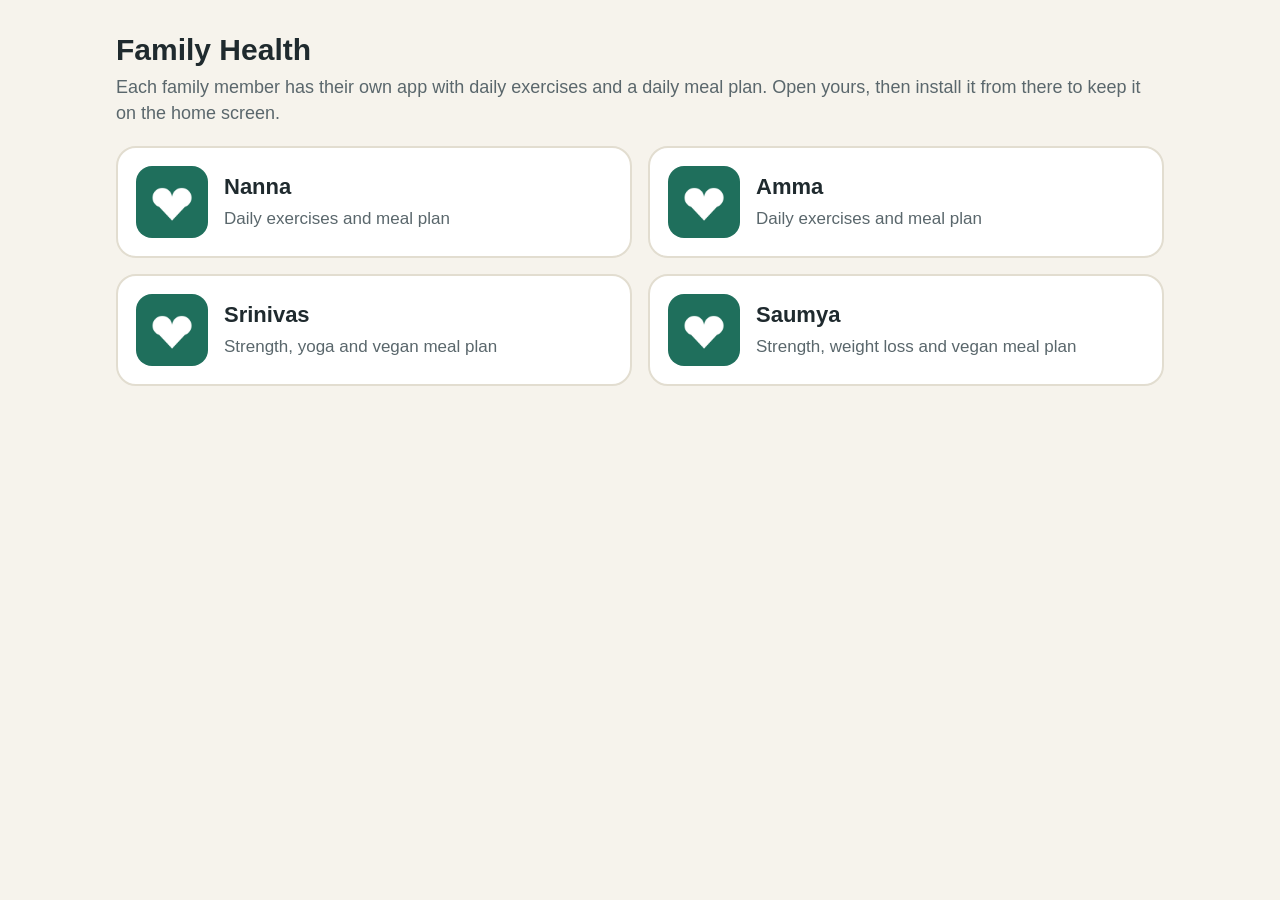
<file: index.html>
<!doctype html>
<html lang="en">
<head>
<meta charset="utf-8">
<meta name="viewport" content="width=device-width, initial-scale=1">
<title>Family Health</title>
<link rel="icon" href="shared/icons/heart-192.png" type="image/png">
<link rel="stylesheet" href="shared/app.css">
</head>
<body>
<div class="wrap">
  <h1>Family Health</h1>
  <p class="sub">Each family member has their own app with daily exercises and a daily meal plan. Open yours, then install it from there to keep it on the home screen.</p>
  <div class="apps">
    <a class="card app" href="nanna/">
      <img src="shared/icons/heart-192.png" alt="">
      <div><h2 class="title">Nanna</h2><div class="meta">Daily exercises and meal plan</div></div>
    </a>
    <a class="card app" href="amma/">
      <img src="shared/icons/heart-192.png" alt="">
      <div><h2 class="title">Amma</h2><div class="meta">Daily exercises and meal plan</div></div>
    </a>
    <a class="card app" href="srinivas/">
      <img src="shared/icons/heart-192.png" alt="">
      <div><h2 class="title">Srinivas</h2><div class="meta">Strength, yoga and vegan meal plan</div></div>
    </a>
    <a class="card app" href="saumya/">
      <img src="shared/icons/heart-192.png" alt="">
      <div><h2 class="title">Saumya</h2><div class="meta">Strength, weight loss and vegan meal plan</div></div>
    </a>
  </div>
</div>
</body>
</html>
</file>
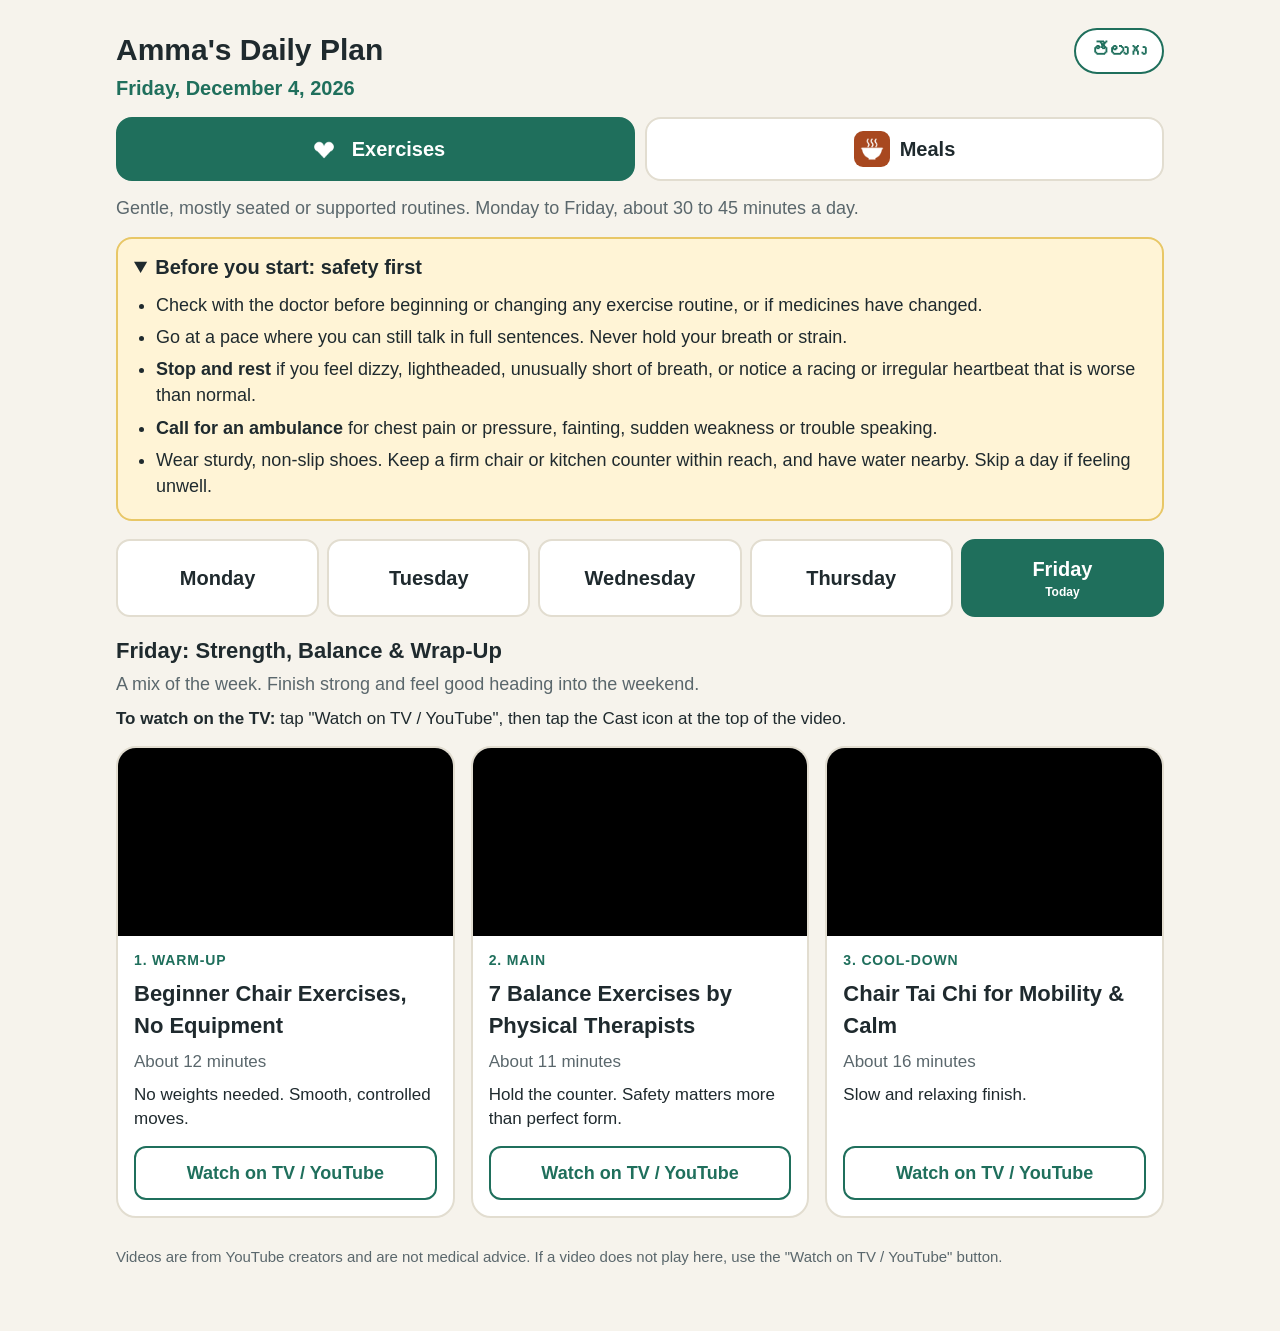
<file: amma/index.html>
<!doctype html>
<html lang="en">
<head>
<meta charset="utf-8">
<meta name="viewport" content="width=device-width, initial-scale=1">
<title>Daily Plan</title>
<meta name="theme-color" content="#1f6f5c">
<link rel="manifest" href="manifest.webmanifest">
<link rel="icon" href="../shared/icons/heart-192.png" type="image/png">
<link rel="apple-touch-icon" href="../shared/icons/heart-180.png">
<meta name="apple-mobile-web-app-capable" content="yes">
<link rel="stylesheet" href="../shared/app.css?v=2">
</head>
<body>
<script src="../shared/app.js?v=2"></script>
<script src="../shared/exercises.js?v=2"></script>
<script src="../shared/meals.js?v=2"></script>
<script>FamilyApp.start();</script>
</body>
</html>
</file>
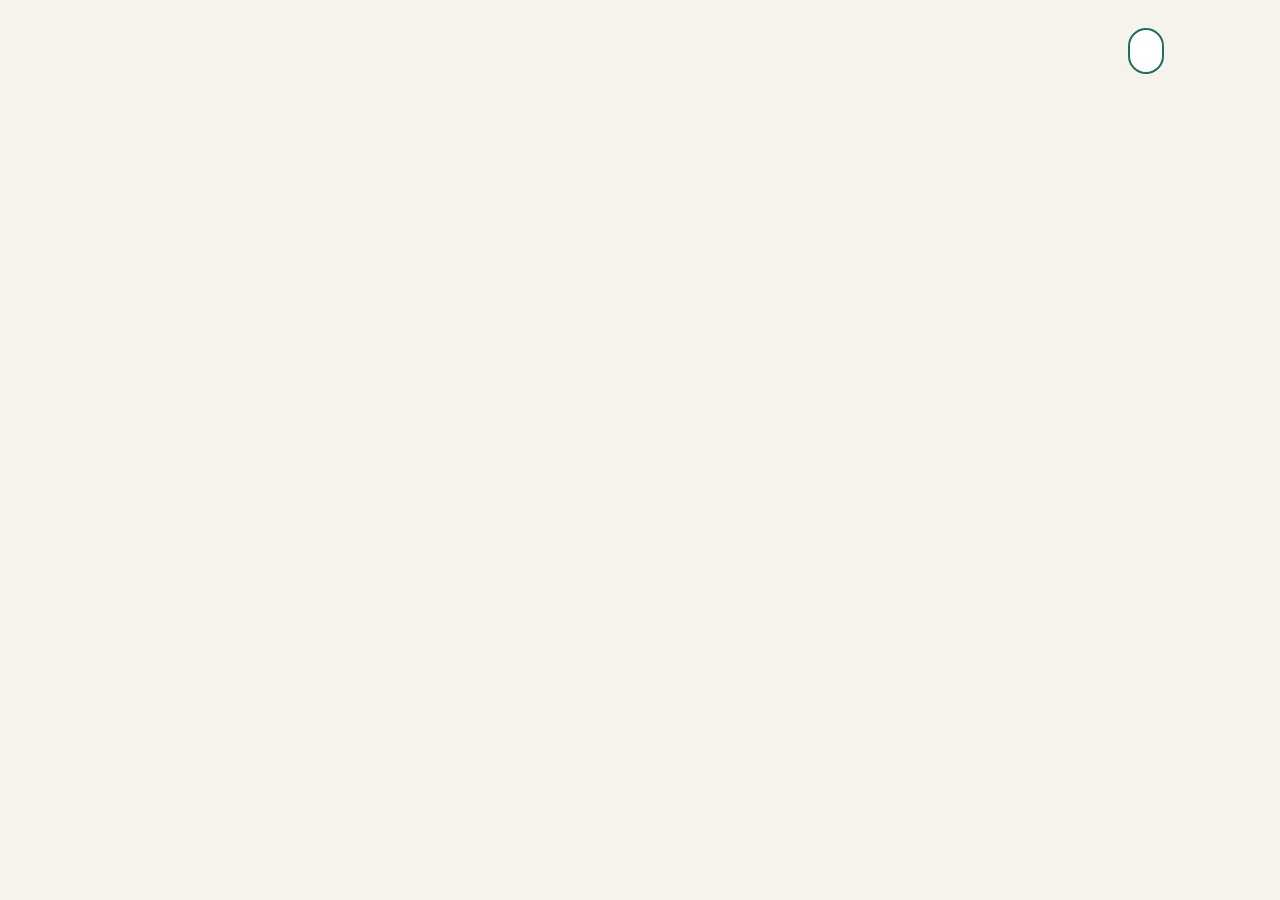
<file: exercises/index.html>
<!doctype html>
<html lang="en">
<head>
<meta charset="utf-8">
<meta name="viewport" content="width=device-width, initial-scale=1">
<title>Daily Exercises has moved</title>
<link rel="stylesheet" href="../shared/app.css">
</head>
<body>
<div class="wrap">
  <h1>Daily Exercises has moved</h1>
  <p class="sub">Each family member now has their own app with exercises and meals together.
  Taking you there… If nothing happens, <a id="moved-link" href="../">tap here</a>.
  If you installed this old app, uninstall it and install the new one.</p>
</div>
<script src="../shared/moved.js" data-page="#exercises"></script>
</body>
</html>
</file>
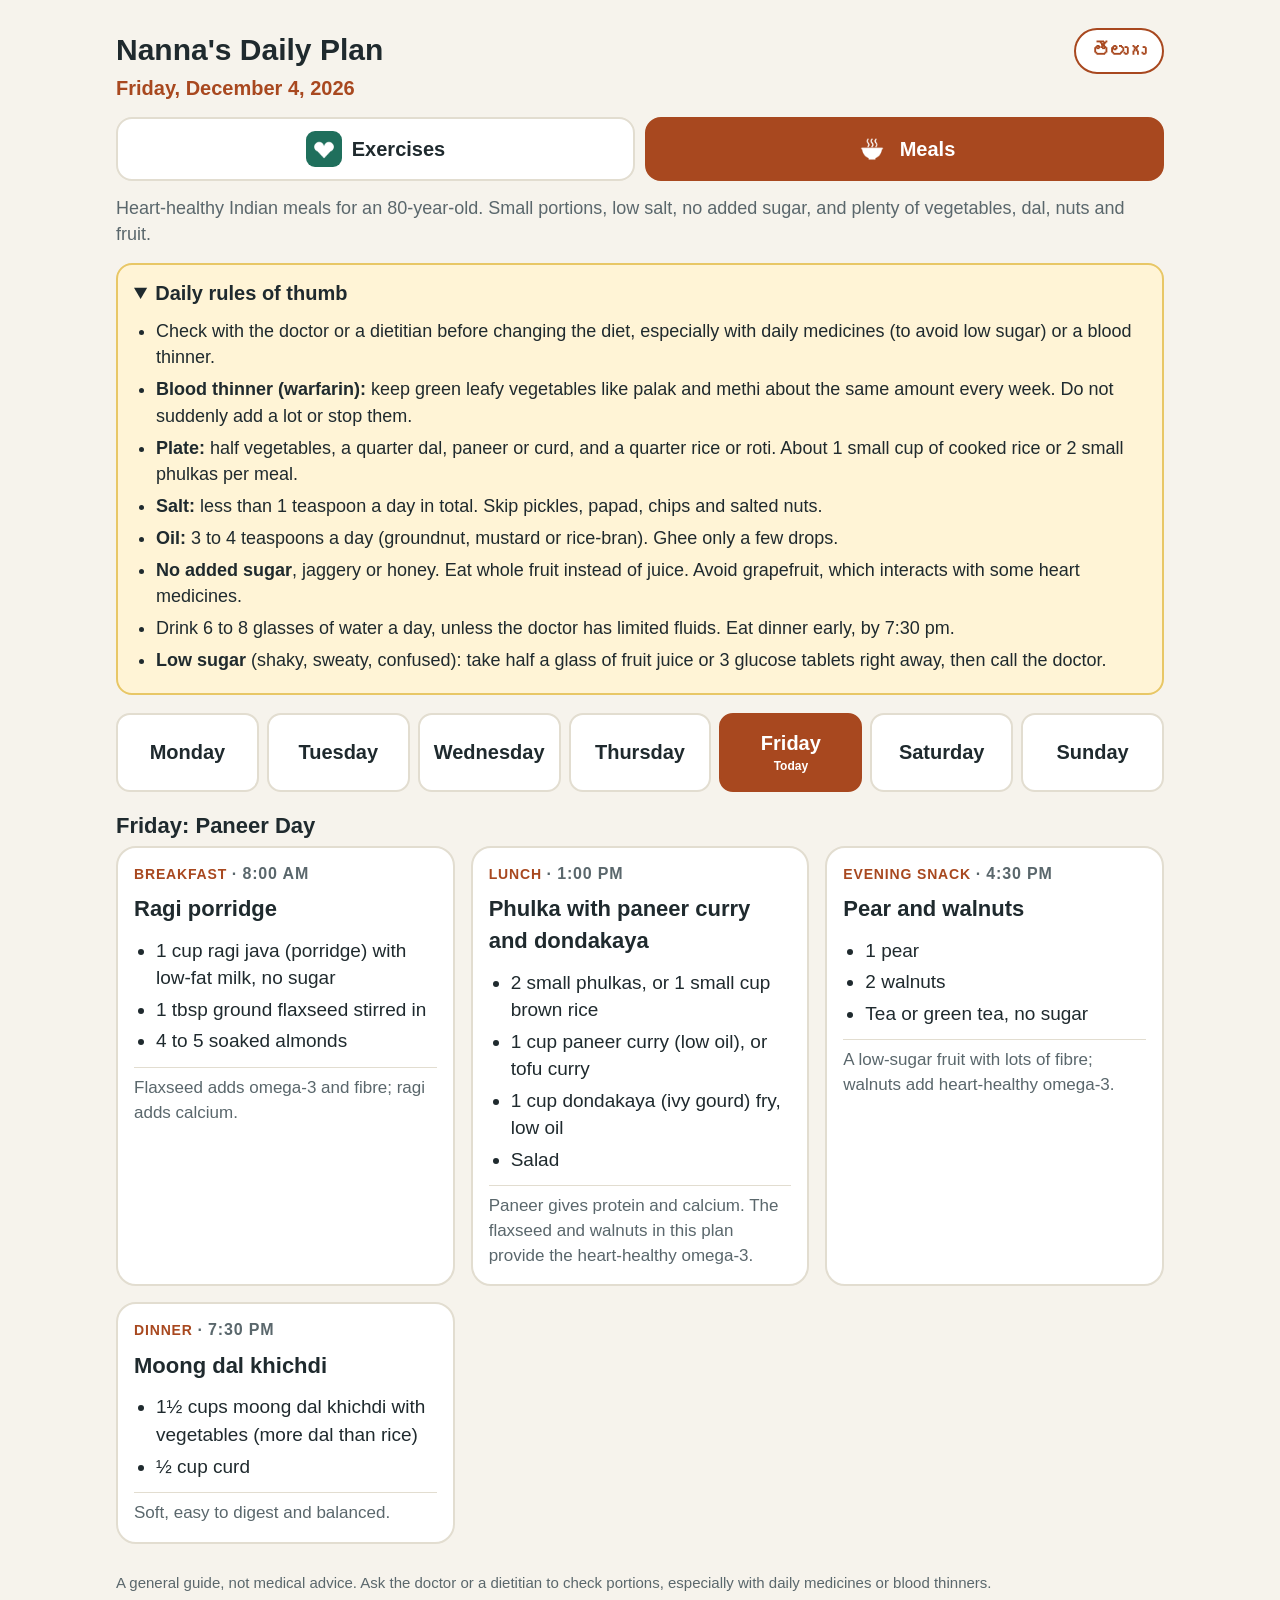
<file: meal_plan/index.html>
<!doctype html>
<html lang="en">
<head>
<meta charset="utf-8">
<meta name="viewport" content="width=device-width, initial-scale=1">
<title>Meal Plan has moved</title>
<link rel="stylesheet" href="../shared/app.css">
</head>
<body>
<div class="wrap">
  <h1>Meal Plan has moved</h1>
  <p class="sub">Each family member now has their own app with exercises and meals together.
  Taking you there… If nothing happens, <a id="moved-link" href="../">tap here</a>.
  If you installed this old app, uninstall it and install the new one.</p>
</div>
<script src="../shared/moved.js" data-page="#meals"></script>
</body>
</html>
</file>
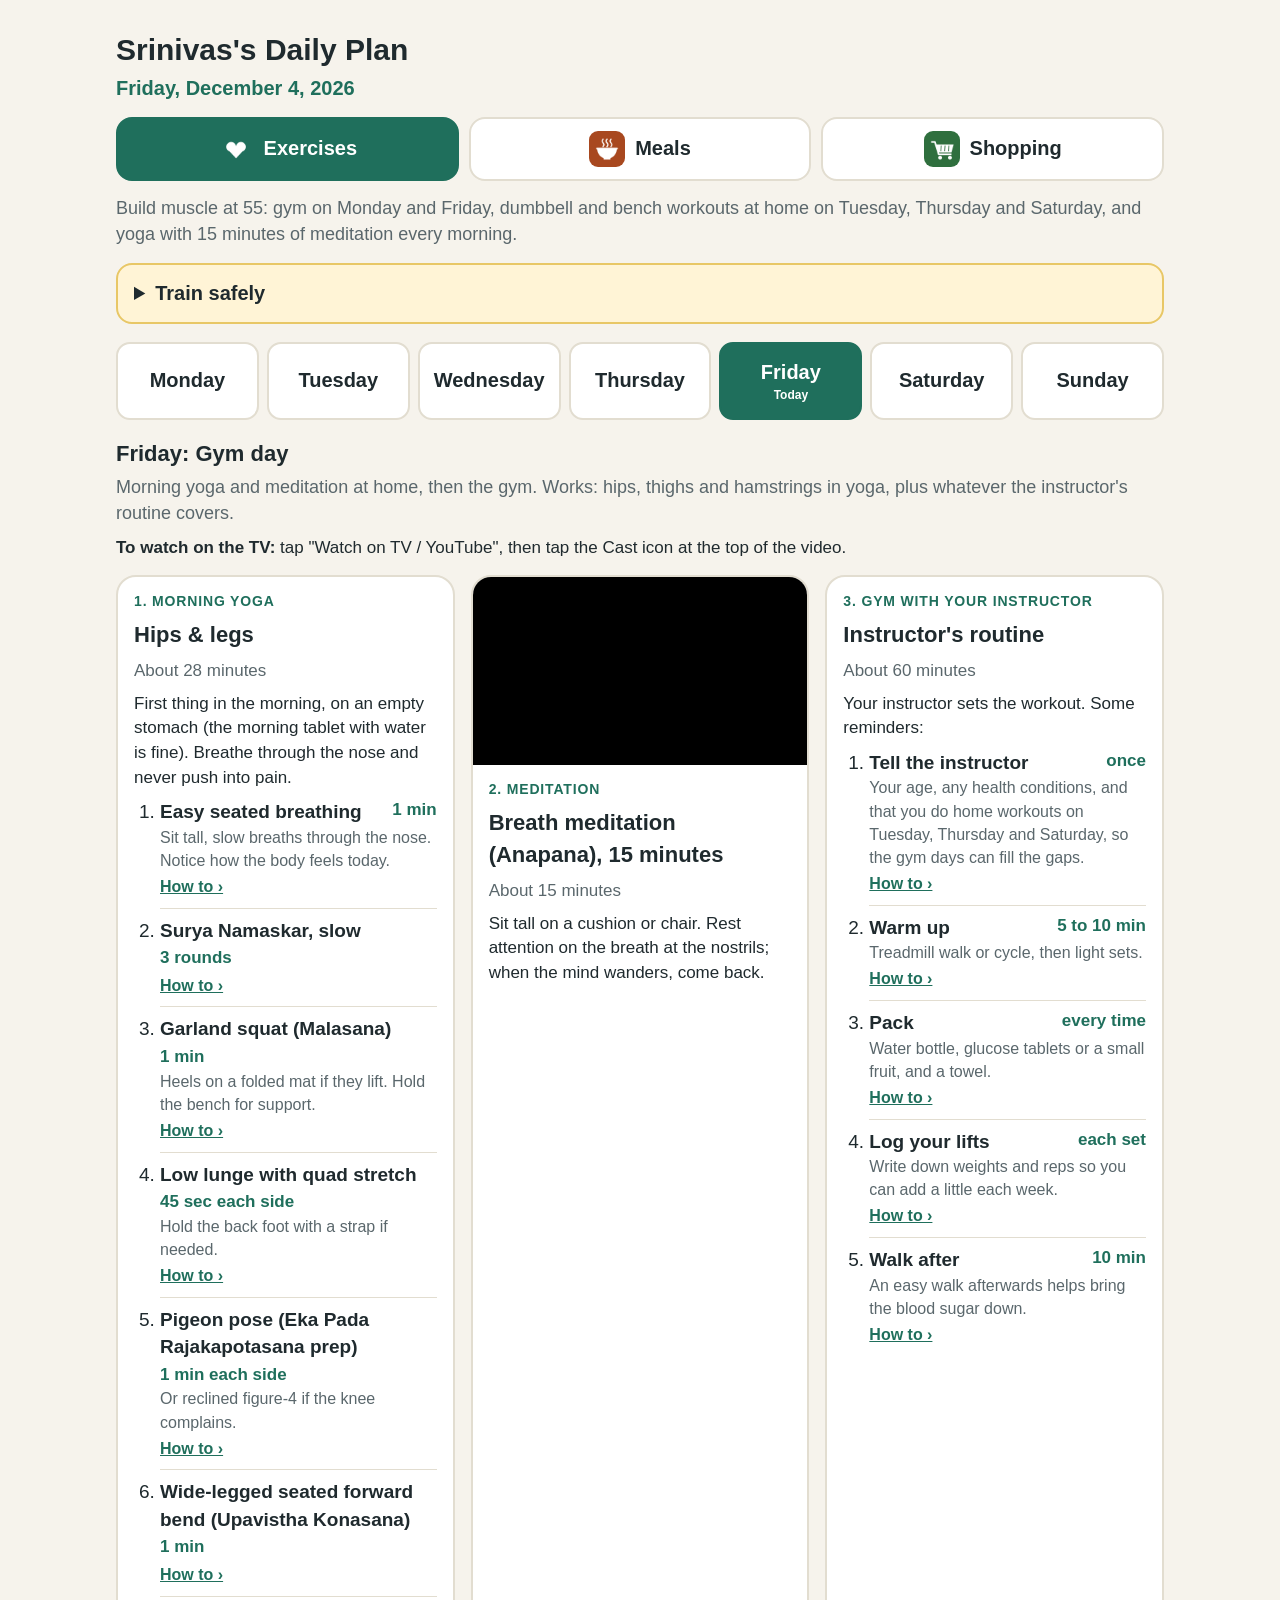
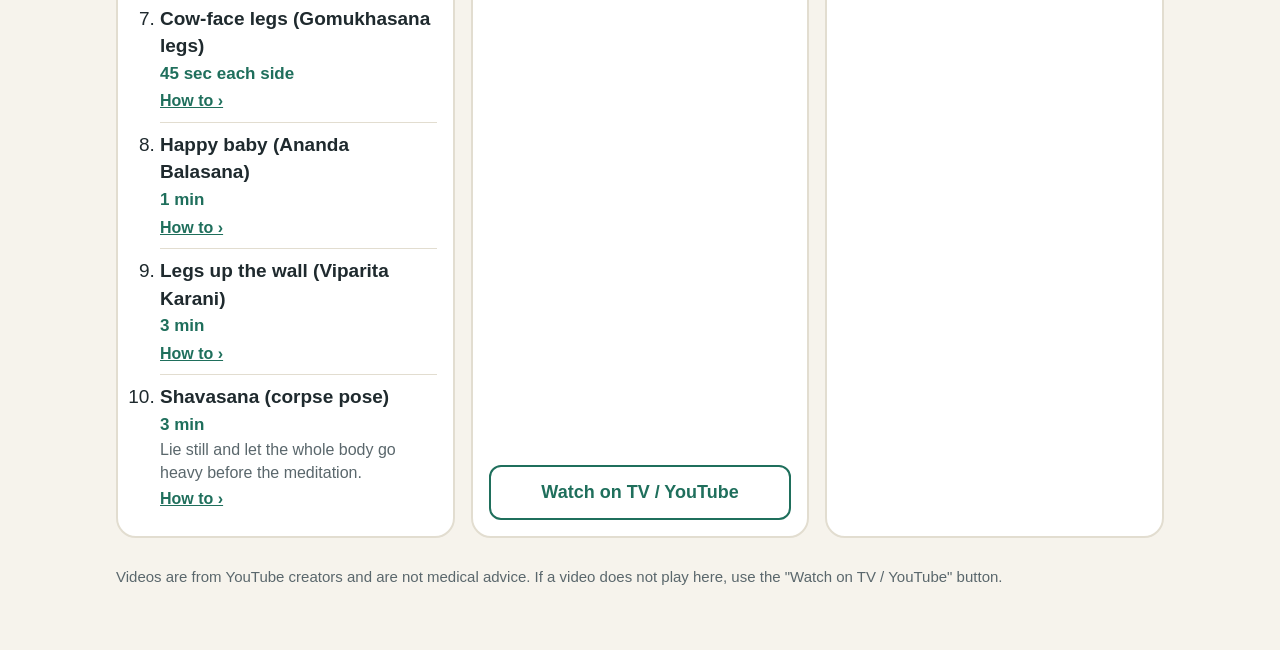
<file: srinivas/index.html>
<!doctype html>
<html lang="en">
<head>
<meta charset="utf-8">
<meta name="viewport" content="width=device-width, initial-scale=1">
<title>Daily Plan</title>
<meta name="theme-color" content="#1f6f5c">
<link rel="manifest" href="manifest.webmanifest">
<link rel="icon" href="../shared/icons/heart-192.png" type="image/png">
<link rel="apple-touch-icon" href="../shared/icons/heart-180.png">
<meta name="apple-mobile-web-app-capable" content="yes">
<link rel="stylesheet" href="../shared/app.css?v=2">
</head>
<body>
<script src="../shared/app.js?v=2"></script>
<script src="../shared/exercises.js?v=2"></script>
<script src="../shared/meals.js?v=2"></script>
<script src="../shared/shopping.js?v=2"></script>
<script>FamilyApp.start();</script>
</body>
</html>
</file>
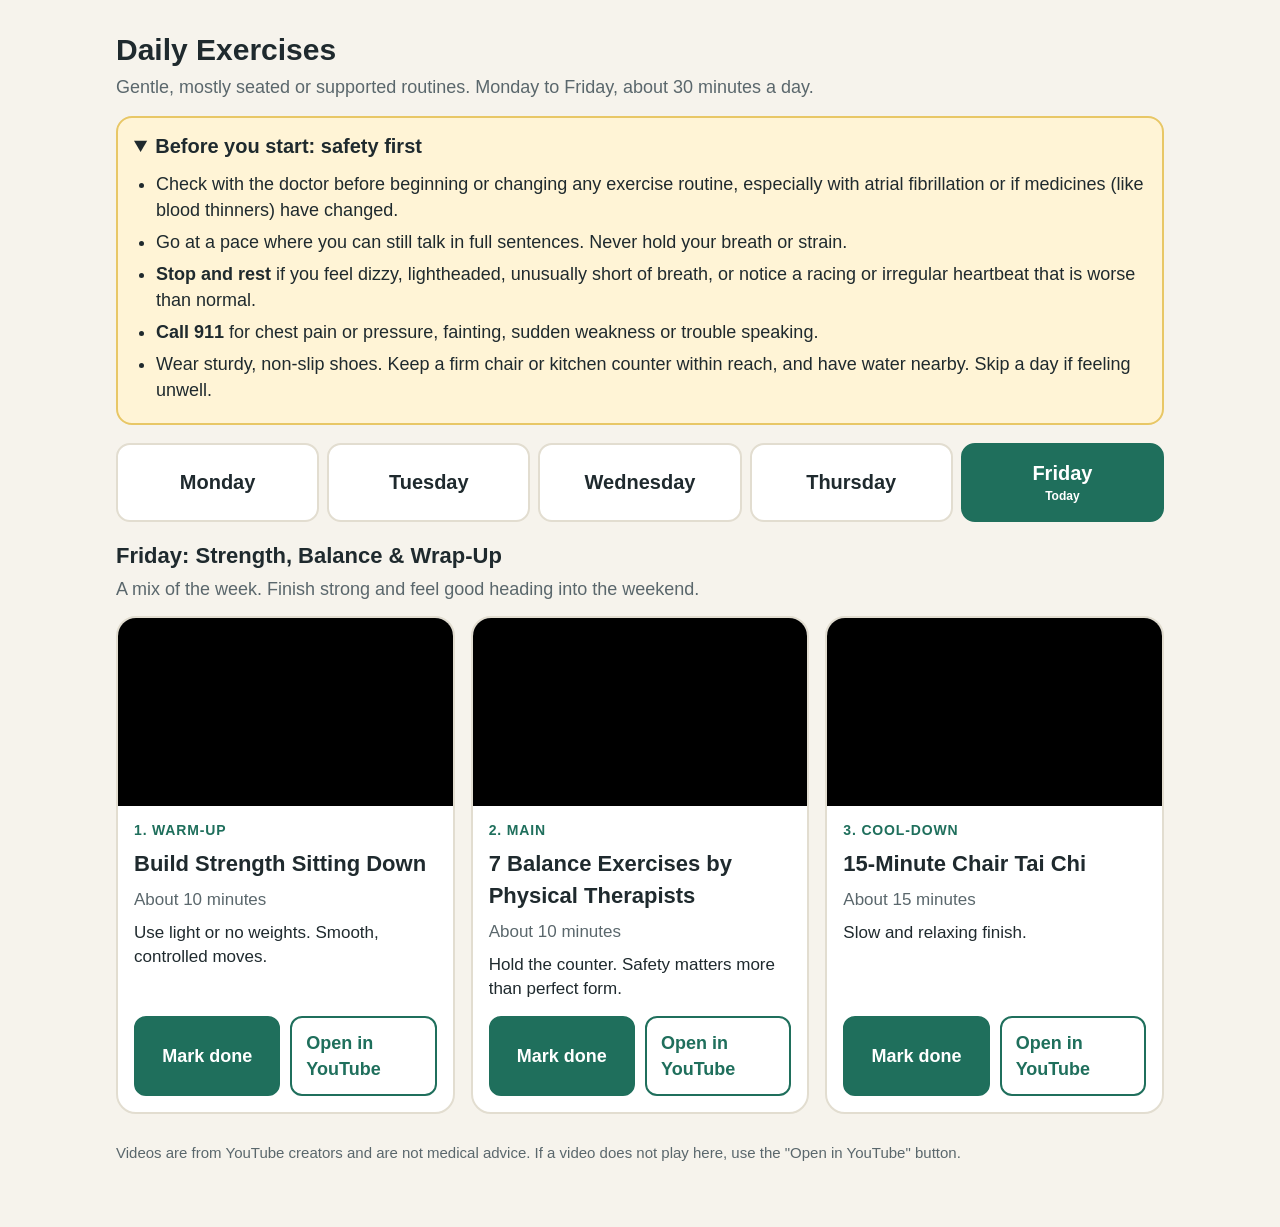
<file: daily-exercises.html>
<!doctype html>
<html lang="en">
<head>
<meta charset="utf-8">
<meta name="viewport" content="width=device-width, initial-scale=1">
<title>Daily Exercises</title>
<style>
  :root{
    --bg:#f6f3ec; --card:#ffffff; --ink:#1f2a2e; --muted:#5a676c;
    --accent:#1f6f5c; --accent-ink:#ffffff; --line:#e2ddd0; --warn:#fff4d6; --warn-line:#e8c766;
    --done:#dff1e8;
  }
  @media (prefers-color-scheme: dark){
    :root{ --bg:#14191b; --card:#1e2629; --ink:#f1f3f2; --muted:#a9b6ba; --accent:#4fc3a1; --accent-ink:#0c1a16; --line:#2d393d; --warn:#2c2616; --warn-line:#7a6528; --done:#1b3a2f; }
  }
  *{box-sizing:border-box}
  body{margin:0;background:var(--bg);color:var(--ink);font-family:-apple-system,"Segoe UI",Roboto,Helvetica,Arial,sans-serif;font-size:20px;line-height:1.45}
  .wrap{max-width:1080px;margin:0 auto;padding:20px 16px 48px}
  h1{font-size:30px;margin:8px 0 2px}
  .sub{color:var(--muted);margin:0 0 16px;font-size:18px}
  .safety{background:var(--warn);border:2px solid var(--warn-line);border-radius:16px;padding:14px 16px;margin-bottom:18px;font-size:18px}
  .safety summary{font-weight:700;cursor:pointer;font-size:20px}
  .safety ul{margin:10px 0 0;padding-left:22px}
  .safety li{margin:6px 0}
  .tabs{display:grid;grid-template-columns:repeat(5,1fr);gap:8px;margin-bottom:8px}
  .tab{font:inherit;font-weight:700;padding:14px 4px;border-radius:14px;border:2px solid var(--line);background:var(--card);color:var(--ink);cursor:pointer;min-height:56px}
  .tab small{display:block;font-weight:500;color:var(--muted);font-size:13px}
  .tab[aria-selected="true"]{background:var(--accent);color:var(--accent-ink);border-color:var(--accent)}
  .tab[aria-selected="true"] small{color:var(--accent-ink);opacity:.9}
  .tab.today::after{content:"Today";display:block;font-size:12px;font-weight:600}
  .focus{font-size:22px;font-weight:700;margin:18px 0 4px}
  .focus-sub{color:var(--muted);margin:0 0 14px;font-size:18px}
  .grid{display:grid;grid-template-columns:1fr;gap:16px}
  @media(min-width:860px){.grid{grid-template-columns:repeat(3,1fr)}}
  .card{background:var(--card);border:2px solid var(--line);border-radius:20px;overflow:hidden;display:flex;flex-direction:column}
  .card.done{background:var(--done);border-color:var(--accent)}
  .video{position:relative;aspect-ratio:16/9;background:#000}
  .video iframe{position:absolute;inset:0;width:100%;height:100%;border:0}
  .body{padding:14px 16px 16px;display:flex;flex-direction:column;gap:8px;flex:1}
  .step{font-size:14px;font-weight:700;letter-spacing:.06em;text-transform:uppercase;color:var(--accent)}
  .title{font-size:22px;font-weight:700;margin:0}
  .meta{color:var(--muted);font-size:17px}
  .tip{font-size:17px}
  .row{display:flex;gap:10px;margin-top:auto;padding-top:6px;flex-wrap:wrap}
  .btn{font:inherit;font-weight:700;font-size:18px;border-radius:12px;padding:12px 14px;min-height:50px;border:2px solid var(--accent);cursor:pointer;text-decoration:none;display:inline-flex;align-items:center;justify-content:center;flex:1}
  .btn.primary{background:var(--accent);color:var(--accent-ink)}
  .btn.ghost{background:transparent;color:var(--accent)}
  .rest{background:var(--card);border:2px solid var(--line);border-radius:20px;padding:20px;margin-top:16px}
  .foot{color:var(--muted);font-size:15px;margin-top:28px}
  :focus-visible{outline:3px solid var(--accent);outline-offset:2px}
</style>
</head>
<body>
<div class="wrap">
  <h1>Daily Exercises</h1>
  <p class="sub">Gentle, mostly seated or supported routines. Monday to Friday, about 30 minutes a day.</p>

  <details class="safety" open>
    <summary>Before you start: safety first</summary>
    <ul>
      <li>Check with the doctor before beginning or changing any exercise routine, especially with atrial fibrillation or if medicines (like blood thinners) have changed.</li>
      <li>Go at a pace where you can still talk in full sentences. Never hold your breath or strain.</li>
      <li><strong>Stop and rest</strong> if you feel dizzy, lightheaded, unusually short of breath, or notice a racing or irregular heartbeat that is worse than normal.</li>
      <li><strong>Call 911</strong> for chest pain or pressure, fainting, sudden weakness or trouble speaking.</li>
      <li>Wear sturdy, non-slip shoes. Keep a firm chair or kitchen counter within reach, and have water nearby. Skip a day if feeling unwell.</li>
    </ul>
  </details>

  <div class="tabs" role="tablist" id="tabs"></div>
  <div id="content"></div>

  <p class="foot">Videos are from YouTube creators and are not medical advice. If a video does not play here, use the "Open in YouTube" button.</p>
</div>

<script>
// Each day: warm-up, main, cool-down. "id" is the YouTube video ID.
const DAYS = [
  { key:"Mon", name:"Monday", focus:"Seated Strength & Joint Mobility",
    note:"Easy start to the week. All done sitting down.",
    tiles:[
      { step:"1. Warm-up", title:"Seated Mobility Workout", mins:10, id:"ZKfDVpZdipg", tip:"Move slowly. Loosen the neck, shoulders, hips and ankles." },
      { step:"2. Main", title:"Chair Workout, All Seated", mins:10, id:"6KiPatdnGEY", tip:"Keep breathing steadily. Take a short sip of water between moves." },
      { step:"3. Cool-down", title:"10-Minute Chair Yoga", mins:10, id:"mPNLL_hAZP0", tip:"Gentle stretches. Let the heart rate settle." }
    ]},
  { key:"Tue", name:"Tuesday", focus:"Balance & Fall Prevention",
    note:"Stand next to a kitchen counter or a sturdy chair you can hold.",
    tiles:[
      { step:"1. Warm-up", title:"5-Minute Indoor Walk", mins:5, id:"SPTWBCwAZEs", tip:"Easy pace. Walk in place near a counter if needed." },
      { step:"2. Main", title:"10-Minute Balance Exercises", mins:10, id:"1AaAWRvKj1k", tip:"Hold on with one hand whenever it feels wobbly." },
      { step:"3. Cool-down", title:"Chair Yoga Full-Body Stretch", mins:15, id:"OfMSpuTglqs", tip:"Sit tall and breathe slowly." }
    ]},
  { key:"Wed", name:"Wednesday", focus:"Gentle Walking Day",
    note:"Steady, low-impact walking is great for the heart. Keep it conversational.",
    tiles:[
      { step:"1. Warm-up", title:"Gentle Seated Mobility", mins:10, id:"23PhjfDuKKA", tip:"Wake up the joints before walking." },
      { step:"2. Main", title:"20-Minute Gentle Walking Workout", mins:20, id:"TCsmCYbKzoY", tip:"Rest on a chair any time. Slow down if breathing gets heavy." },
      { step:"3. Cool-down", title:"Gentle Yoga Routine for Seniors", mins:15, id:"FOY-gG-iKBk", tip:"Stretch calves, hips and back. Move slowly." }
    ]},
  { key:"Thu", name:"Thursday", focus:"Tai Chi & Flexibility",
    note:"Slow, flowing movement that helps balance and calm.",
    tiles:[
      { step:"1. Warm-up", title:"10-Minute Chair Exercises", mins:10, id:"auk8nQSfvus", tip:"Easy joint warm-up before the flow." },
      { step:"2. Main", title:"15-Minute Chair Tai Chi", mins:15, id:"IjcGRxr9jHI", tip:"Follow slowly. Smooth breathing, no rushing." },
      { step:"3. Cool-down", title:"15-Minute Chair Yoga", mins:15, id:"oZRa7m69ZVU", tip:"Finish with relaxed, deep breathing." }
    ]},
  { key:"Fri", name:"Friday", focus:"Strength, Balance & Wrap-Up",
    note:"A mix of the week. Finish strong and feel good heading into the weekend.",
    tiles:[
      { step:"1. Warm-up", title:"Build Strength Sitting Down", mins:10, id:"hXdaGzcrDeM", tip:"Use light or no weights. Smooth, controlled moves." },
      { step:"2. Main", title:"7 Balance Exercises by Physical Therapists", mins:10, id:"BNC4bi3Ucac", tip:"Hold the counter. Safety matters more than perfect form." },
      { step:"3. Cool-down", title:"15-Minute Chair Tai Chi", mins:15, id:"s3JbAYlQJT4", tip:"Slow and relaxing finish." }
    ]}
];

const tabsEl = document.getElementById("tabs");
const contentEl = document.getElementById("content");
const dow = new Date().getDay();            // 0 Sun ... 6 Sat
const todayIdx = (dow>=1 && dow<=5) ? dow-1 : -1;
let current = todayIdx>=0 ? todayIdx : 0;

const todayStr = new Date().toISOString().slice(0,10);
function getDone(){ try{ return JSON.parse(localStorage.getItem("done-"+todayStr)||"{}"); }catch(e){ return {}; } }
function setDone(k,v){ try{ const d=getDone(); if(v) d[k]=1; else delete d[k]; localStorage.setItem("done-"+todayStr, JSON.stringify(d)); }catch(e){} }
let memDone = {};  // fallback if storage is unavailable
function isDone(k){ return !!(getDone()[k] || memDone[k]); }

function renderTabs(){
  tabsEl.innerHTML = "";
  DAYS.forEach((d,i)=>{
    const b = document.createElement("button");
    b.className = "tab" + (i===todayIdx ? " today" : "");
    b.setAttribute("role","tab");
    b.setAttribute("aria-selected", i===current);
    b.innerHTML = d.key + "<small></small>";
    b.querySelector("small").remove();
    b.onclick = ()=>{ current=i; renderTabs(); renderDay(); };
    tabsEl.appendChild(b);
  });
}

function renderDay(){
  const d = DAYS[current];
  let html = "";
  if(todayIdx===-1){
    html += '<div class="rest"><strong>It is the weekend.</strong> Rest, or take an easy walk around the house or yard. The weekday plan is below.</div>';
  }
  html += '<div class="focus">'+d.name+": "+d.focus+'</div><p class="focus-sub">'+d.note+'</p><div class="grid">';
  d.tiles.forEach((t,i)=>{
    const k = d.key+i;
    html += '<article class="card'+(isDone(k)?' done':'')+'" id="card-'+k+'">'+
      '<div class="video"><iframe src="https://www.youtube-nocookie.com/embed/'+t.id+'?rel=0&playsinline=1" title="'+t.title+'" loading="lazy" allow="accelerometer; encrypted-media; picture-in-picture; fullscreen" allowfullscreen referrerpolicy="strict-origin-when-cross-origin"></iframe></div>'+
      '<div class="body"><div class="step">'+t.step+'</div><h3 class="title">'+t.title+'</h3>'+
      '<div class="meta">About '+t.mins+' minutes</div><div class="tip">'+t.tip+'</div>'+
      '<div class="row"><button class="btn primary" data-k="'+k+'">'+(isDone(k)?'Done ✓':'Mark done')+'</button>'+
      '<a class="btn ghost" href="https://www.youtube.com/watch?v='+t.id+'" target="_blank" rel="noopener">Open in YouTube</a></div></div></article>';
  });
  html += "</div>";
  contentEl.innerHTML = html;
  contentEl.querySelectorAll("button[data-k]").forEach(btn=>{
    btn.onclick = ()=>{
      const k = btn.dataset.k, nowDone = !isDone(k);
      if(nowDone) memDone[k]=1; else delete memDone[k];
      setDone(k, nowDone);
      const card = document.getElementById("card-"+k);
      card.classList.toggle("done", nowDone);
      btn.textContent = nowDone ? "Done ✓" : "Mark done";
    };
  });
}

// Tabs show full weekday names on wider screens, short on phones
function labelTabs(){
  const wide = window.innerWidth >= 560;
  [...tabsEl.children].forEach((b,i)=>{
    b.firstChild.textContent = wide ? DAYS[i].name : DAYS[i].key;
  });
}
renderTabs(); labelTabs(); renderDay();
window.addEventListener("resize", labelTabs);
</script>
</body>
</html>
</file>
<file: shared/app.css>
/* Shared look for every family member's app. The Meals tab uses an orange accent. */
:root{
  --bg:#f6f3ec; --card:#ffffff; --ink:#1f2a2e; --muted:#5a676c;
  --accent:#1f6f5c; --accent-ink:#ffffff; --line:#e2ddd0; --warn:#fff4d6; --warn-line:#e8c766;
}
@media (prefers-color-scheme: dark){
  :root{ --bg:#14191b; --card:#1e2629; --ink:#f1f3f2; --muted:#a9b6ba; --accent:#4fc3a1; --accent-ink:#0c1a16; --line:#2d393d; --warn:#2c2616; --warn-line:#7a6528; }
}
*{box-sizing:border-box}
body{margin:0;background:var(--bg);color:var(--ink);font-family:-apple-system,"Segoe UI",Roboto,Helvetica,Arial,sans-serif;font-size:20px;line-height:1.45}
.wrap{max-width:1080px;margin:0 auto;padding:20px 16px 48px}
h1{font-size:30px;margin:8px 0 2px}
.top{display:flex;align-items:flex-start;justify-content:space-between;gap:12px}
.lang{font:inherit;font-weight:700;font-size:18px;flex:none;margin-top:8px;padding:8px 16px;min-height:46px;border-radius:999px;border:2px solid var(--accent);background:var(--card);color:var(--accent);cursor:pointer}
.date{font-size:20px;font-weight:700;color:var(--accent);margin:0 0 4px}
.sub{color:var(--muted);margin:0 0 16px;font-size:18px}
body[data-section="meals"]{--accent:#a8481f}
@media (prefers-color-scheme: dark){ body[data-section="meals"]{--accent:#f0a274} }
body[data-section="shopping"]{--accent:#2f6f3e}
@media (prefers-color-scheme: dark){ body[data-section="shopping"]{--accent:#7fd19a} }

/* Exercises / Meals tabs at the top of a member's app */
.sections{display:grid;grid-template-columns:repeat(var(--n,2),1fr);gap:10px;margin:14px 0 14px}
.section{font:inherit;font-weight:700;font-size:20px;display:flex;align-items:center;justify-content:center;gap:10px;min-height:64px;padding:10px;border-radius:16px;border:2px solid var(--line);background:var(--card);color:var(--ink);cursor:pointer}
.section img{width:36px;height:36px;border-radius:9px;flex:none}
.section[aria-selected="true"]{background:var(--accent);border-color:var(--accent);color:var(--accent-ink)}
@media(max-width:560px){.sections.many{gap:6px}.sections.many .section{flex-direction:column;gap:4px;font-size:16px;padding:8px 4px;border-radius:14px}.sections.many .section img{width:30px;height:30px}}

/* Family page */
.apps{display:grid;gap:16px;margin-top:20px}
@media(min-width:640px){.apps{grid-template-columns:1fr 1fr}}
.card.app{flex-direction:row;gap:16px;align-items:center;padding:18px;text-decoration:none;color:var(--ink)}
.app img{width:72px;height:72px;border-radius:16px;flex:none}
.app .title{margin-bottom:4px}

.safety{background:var(--warn);border:2px solid var(--warn-line);border-radius:16px;padding:14px 16px;margin-bottom:18px;font-size:18px}
.safety[hidden]{display:none}
.safety summary{font-weight:700;cursor:pointer;font-size:20px}
.safety ul{margin:10px 0 0;padding-left:22px}
.safety li{margin:6px 0}

.tabs{display:grid;grid-template-columns:repeat(var(--n,5),1fr);gap:8px;margin-bottom:8px}
.tab{min-width:0;font:inherit;font-weight:700;padding:14px 4px;border-radius:14px;border:2px solid var(--line);background:var(--card);color:var(--ink);cursor:pointer;min-height:56px}
.tab[aria-selected="true"]{background:var(--accent);color:var(--accent-ink);border-color:var(--accent)}
.tab.today::after{content:attr(data-today);display:block;font-size:12px;font-weight:600}
@media(max-width:520px){.tabs.many{gap:4px}.tabs.many .tab{font-size:16px;padding:12px 2px;border-radius:10px}}

.focus{font-size:22px;font-weight:700;margin:18px 0 4px}
.focus-sub{color:var(--muted);margin:0 0 10px;font-size:18px}
.grid{display:grid;grid-template-columns:1fr;gap:16px}
@media(min-width:860px){.grid{grid-template-columns:repeat(3,1fr)}}
.card{background:var(--card);border:2px solid var(--line);border-radius:20px;overflow:hidden;display:flex;flex-direction:column}
.body{padding:14px 16px 16px;display:flex;flex-direction:column;gap:8px;flex:1}
.step{font-size:14px;font-weight:700;letter-spacing:.06em;text-transform:uppercase;color:var(--accent)}
.title{font-size:22px;font-weight:700;margin:0}
.meta{color:var(--muted);font-size:17px}
.tip{font-size:17px}
.row{display:flex;gap:10px;margin-top:auto;padding-top:6px;flex-wrap:wrap}
.btn{font:inherit;font-weight:700;font-size:18px;border-radius:12px;padding:12px 14px;min-height:50px;border:2px solid var(--accent);cursor:pointer;text-decoration:none;display:inline-flex;align-items:center;justify-content:center;flex:1}
.btn.primary{background:var(--accent);color:var(--accent-ink)}
.btn.ghost{background:transparent;color:var(--accent)}
.rest{background:var(--card);border:2px solid var(--line);border-radius:20px;padding:20px;margin-top:16px}
.castnote{margin:0 0 14px;font-size:17px}
.video{position:relative;aspect-ratio:16/9;background:#000}
.video iframe{position:absolute;inset:0;width:100%;height:100%;border:0}
.day-total{background:var(--card);border:2px solid var(--accent);border-radius:20px;padding:14px 16px;margin:10px 0 16px;display:flex;flex-direction:column;gap:8px}
.nutri{display:grid;grid-template-columns:repeat(5,1fr);gap:6px;margin:0;text-align:center}
.nutri div{background:var(--bg,#f6f3ec);border:1px solid var(--line);border-radius:10px;padding:6px 2px}
.nutri dt{font-size:13px;color:var(--muted);font-weight:600}
.nutri dd{margin:0;font-size:18px;font-weight:700}
.nutri-split{font-size:16px;color:var(--muted)}
@media(max-width:420px){.nutri dt{font-size:11px}.nutri dd{font-size:15px}}
.time{color:var(--muted);font-size:16px;font-weight:600}
.items{margin:0;padding-left:22px;font-size:19px}
.items li{margin:4px 0}
.why{font-size:17px;color:var(--muted);border-top:1px solid var(--line);padding-top:8px}
.moves{margin:0;padding-left:26px;font-size:19px}
.moves li{padding:8px 0;border-top:1px solid var(--line)}
.moves li:first-child{border-top:0;padding-top:0}
.move{display:flex;flex-wrap:wrap;justify-content:space-between;gap:2px 12px}
.dose{color:var(--accent);font-weight:700;font-size:17px}
.move-tip{color:var(--muted);font-size:16px}
.howto{color:var(--accent);font-size:16px;font-weight:600}
.shop-for{color:var(--muted);font-size:16px;font-weight:600}
.shop-group{font-size:15px;font-weight:700;letter-spacing:.05em;text-transform:uppercase;color:var(--muted);margin:8px 0 0;border-top:1px solid var(--line);padding-top:10px}
.shop{list-style:none;margin:0;padding:0}
.shop li{border-top:1px solid var(--line)}
.shop li:first-child{border-top:0}
.shop label{display:flex;gap:12px;align-items:flex-start;padding:9px 0;cursor:pointer;font-size:18px}
.shop input{width:24px;height:24px;margin:2px 0 0;flex:none;accent-color:var(--accent)}
.shop .what{flex:1;min-width:0}
.shop .qty{font-weight:700;color:var(--accent);white-space:nowrap}
.shop .note{display:block;font-size:15px;color:var(--muted)}
.shop input:checked ~ .what,.shop input:checked ~ .qty{text-decoration:line-through;opacity:.55}
.shop-count{font-size:16px;color:var(--muted)}
.foot{color:var(--muted);font-size:15px;margin-top:28px}
:focus-visible{outline:3px solid var(--accent);outline-offset:2px}

.install{position:fixed;left:12px;right:12px;bottom:calc(12px + env(safe-area-inset-bottom));max-width:620px;margin:0 auto;background:var(--card);border:2px solid var(--accent);border-radius:20px;padding:14px 16px;box-shadow:0 8px 28px rgba(0,0,0,.25);display:flex;gap:14px;align-items:center;flex-wrap:wrap;z-index:10}
.install[hidden]{display:none}
.install img{width:52px;height:52px;border-radius:12px}
.install .msg{flex:1;min-width:200px;font-size:18px}
.install .row{margin:0;padding:0;flex-basis:100%}
body.has-install .wrap{padding-bottom:200px}

/* Swipe layout (a member's manifest sets "swipeCards"): cards side by side, swipe left and right */
body.swipe .grid{display:flex;align-items:flex-start;gap:12px;overflow-x:auto;scroll-snap-type:x mandatory;margin:0 -16px;padding:0 16px 4px;scroll-padding:0 16px;scrollbar-width:none}
body.swipe .grid::-webkit-scrollbar{display:none}
body.swipe .grid>.card{flex:0 0 86%;scroll-snap-align:start}
@media(min-width:860px){body.swipe .grid>.card{flex-basis:calc((100% - 24px)/3)}}
.dots{display:flex;justify-content:center;gap:4px;margin-top:6px}
.dots[hidden]{display:none}
.dots button{width:28px;height:28px;padding:0;border:0;background:none;cursor:pointer;display:grid;place-items:center}
.dots button::before{content:"";width:10px;height:10px;border-radius:50%;background:var(--line)}
.dots button[aria-current="true"]::before{background:var(--accent);width:22px;border-radius:5px}
</file>
